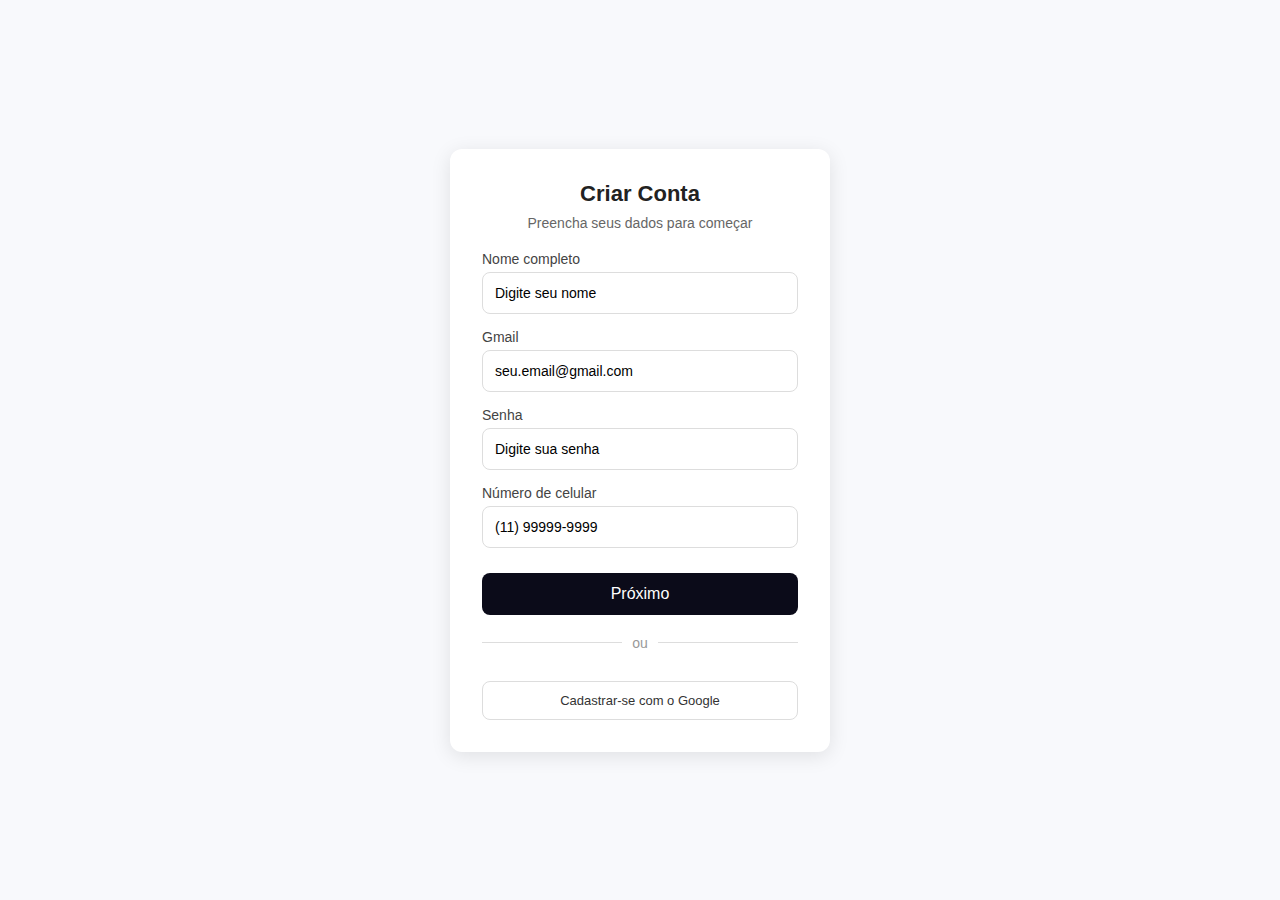
<file: index.html>
<!DOCTYPE html>
<html lang="pt-br">
<head>
  <meta charset="utf-8" />
  <meta name="viewport" content="width=device-width, initial-scale=1" />
  <meta name="color-scheme" content="light" />
  <title>Cadastro — teste</title>

  <style>
    :root { color-scheme: light; }

    * { margin: 0; padding: 0; box-sizing: border-box; font-family: 'Segoe UI', Arial, sans-serif; }
    body {
      background: #f8f9fc;
      display: flex;
      justify-content: center;
      align-items: center;
      min-height: 100vh;
      padding: 20px;
    }

    .container {
      background: #fff;
      padding: 2rem;
      border-radius: 12px;
      box-shadow: 0 4px 20px rgba(0,0,0,.1);
      width: 100%;
      max-width: 380px;
      text-align: center;
    }

    h2 { color:#222; margin-bottom:8px; font-size:22px; }
    p { font-size:14px; color:#666; margin-bottom:20px; text-align:center; }

    .form-group { margin-bottom:15px; text-align:left; }
    .form-group label { display:block; margin-bottom:5px; font-size:14px; color:#444; }

    /* --- estilo principal dos inputs --- */
    .form-group input {
      width:100%;
      padding:12px;
      border:1px solid #ddd;
      border-radius:8px;
      font-size:14px;
      outline:none;
      transition: border .2s;
      color:#000 !important;                     /* força cor do texto */
      -webkit-text-fill-color:#000 !important;   /* chrome/safari autofill + theme */
      background-color:#fff !important;          /* força fundo branco */
      caret-color:#000 !important;               /* cursor preto */
      -webkit-appearance:none !important;
      appearance:none !important;
      mix-blend-mode: normal !important;
      filter: none !important;
      opacity: 1 !important;
    }

    .form-group input::placeholder { color:#888; }
    .form-group input:-ms-input-placeholder { color:#888; }
    .form-group input::-ms-input-placeholder { color:#888; }
    .form-group input::-webkit-input-placeholder { color:#888; }
    .form-group input::-moz-placeholder { color:#888; opacity:1; }

    .form-group input:focus { border-color:#4a4aef; color:#000 !important; -webkit-text-fill-color:#000 !important; }

    /* --- tratamento específico de autofill (Chrome / Safari) --- */
    input:-webkit-autofill,
    input:-webkit-autofill:hover,
    input:-webkit-autofill:focus,
    textarea:-webkit-autofill,
    textarea:-webkit-autofill:focus,
    textarea:-webkit-autofill:hover {
      -webkit-text-fill-color: #000 !important;
      caret-color: #000 !important;
      -webkit-box-shadow: 0 0 0px 1000px #fff inset !important; /* torna o fundo branco */
      box-shadow: 0 0 0px 1000px #fff inset !important;
    }

    /* evita que extensões/estilos tortos escondam o input */
    input[style*="color: transparent"], input[style*="color:transparent"],
    input[style*="opacity: 0"], input[style*="opacity:0"] {
      color:#000 !important;
      opacity:1 !important;
    }

    /* botões e visuais */
    .password-strength { font-size:12px; margin-top:5px; }
    .btn { width:100%; padding:12px; border:none; border-radius:8px; cursor:pointer; font-size:16px; margin-top:10px; }
    .btn-primary { background:#0b0b19; color:#fff; }
    .divider { display:flex; align-items:center; margin:20px 0; }
    .divider::before, .divider::after { content:""; flex:1; height:1px; background:#ddd; }
    .divider span { margin:0 10px; color:#999; font-size:14px; }
    .btn-google { background:#fff; border:1px solid #ddd; color:#333; font-weight:500; text-decoration:none; display:inline-block; text-align:center; padding:11px; border-radius:8px; width:100%; }
    .btn-google:hover { background:#f8f8f8; }
    a { display:block; margin-top:10px; font-size:13px; color:#4a4aef; text-decoration:none; text-align:right; }
  </style>
</head>
<body>

  <div class="container">
    <h2>Criar Conta</h2>
    <p>Preencha seus dados para começar</p>

    <form action="home.html" method="GET" autocomplete="on">
      <div class="form-group">
        <label for="nome">Nome completo</label>
        <input id="nome" type="text" name="nome" placeholder="Digite seu nome" required autocomplete="name">
      </div>

      <div class="form-group">
        <label for="email">Gmail</label>
        <input id="email" type="email" name="email" placeholder="seu.email@gmail.com" required autocomplete="email">
      </div>

      <div class="form-group">
        <label for="senha">Senha</label>
        <input id="senha" type="password" name="senha" placeholder="Digite sua senha" required autocomplete="new-password">
        <div id="password-strength" class="password-strength"></div>
      </div>

      <div class="form-group">
        <label for="celular">Número de celular</label>
        <input id="celular" type="text" name="celular" placeholder="(11) 99999-9999" required autocomplete="tel">
      </div>

      <button type="submit" class="btn btn-primary">Próximo</button>
    </form>

    <div class="divider"><span>ou</span></div>
    <a href="login-google.html" class="btn-google">Cadastrar-se com o Google</a>
  </div>

  <!-- script original (máscara + força de senha) + depuração leve -->
  <script>
    // máscara de celular e força de senha (seu código)
    document.addEventListener("DOMContentLoaded", () => {
      const celular = document.getElementById("celular");
      if (celular) {
        celular.addEventListener("input", function(e) {
          let v = e.target.value.replace(/\D/g, "");
          if (v.length > 11) v = v.slice(0, 11);
          if (v.length > 6) e.target.value = `(${v.slice(0,2)}) ${v.slice(2,7)}-${v.slice(7)}`;
          else if (v.length > 2) e.target.value = `(${v.slice(0,2)}) ${v.slice(2)}`;
          else if (v.length > 0) e.target.value = `(${v}`;
        });
      }

      const senha = document.getElementById("senha");
      if (senha) {
        senha.addEventListener("input", function() {
          const strength = document.getElementById("password-strength");
          let msg = "";
          let color = "red";

          if (this.value.length < 6) {msg="Fraca"; color="red";}
          else if (/[A-Z]/.test(this.value) && /\d/.test(this.value) && this.value.length >= 8) {msg="Forte"; color="green";}
          else {msg="Regular"; color="orange";}

          strength.textContent = "Força: " + msg;
          strength.style.color = color;
        });
      }

      // debug helper: quando focar, mostra as cores computadas no console
      document.querySelectorAll('input').forEach(inp => {
        inp.addEventListener('focus', () => {
          const cs = getComputedStyle(inp);
          console.log('DEBUG INPUT:', inp.id || inp.name || inp.placeholder,
            '| color =', cs.color,
            '| -webkit-text-fill-color =', cs.getPropertyValue('-webkit-text-fill-color'),
            '| background =', cs.backgroundColor
          );
        });
      });
    });
  </script>
</body>
</html>
</file>
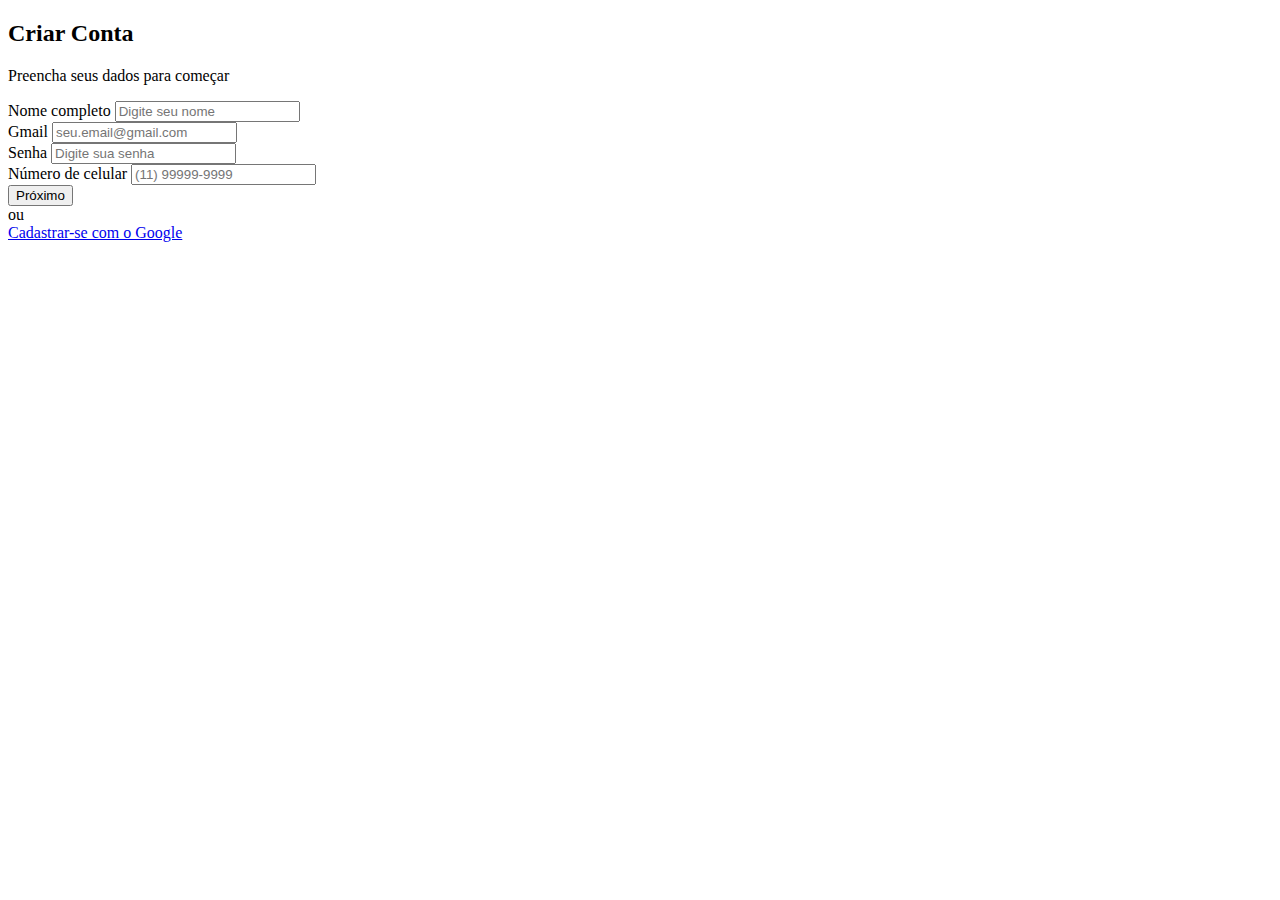
<file: cadastro.html>
<!DOCTYPE html>
<html lang="pt-br">
<head>
  <meta charset="UTF-8">
  <title>Cadastro</title>
  <link rel="stylesheet" href="style.css">
</head>
<body>
    
  <div class="container">
    <h2>Criar Conta</h2>
    <p>Preencha seus dados para começar</p>

    <form action="home.html" method="GET">
      <div class="form-group">
        <label>Nome completo</label>
        <input type="text" name="nome" placeholder="Digite seu nome" required>
      </div>

      <div class="form-group">
        <label>Gmail</label>
        <input type="email" name="email" placeholder="seu.email@gmail.com" required>
      </div>

      <div class="form-group">
        <label>Senha</label>
        <input type="password" id="senha" name="senha" placeholder="Digite sua senha" required>
        <div id="password-strength" class="password-strength"></div>
      </div>
      
      <div class="form-group">
        <label>Número de celular</label>
        <input type="text" id="celular" name="celular" placeholder="(11) 99999-9999" required>
      </div>

      <button type="submit" class="btn btn-primary">Próximo</button>
    </form>

    <div class="divider"><span>ou</span></div>
    <a href="login-google.html" class="btn btn-google">Cadastrar-se com o Google</a>
  </div>

  <script src="script.js"></script>
</body>
</html>
</file>
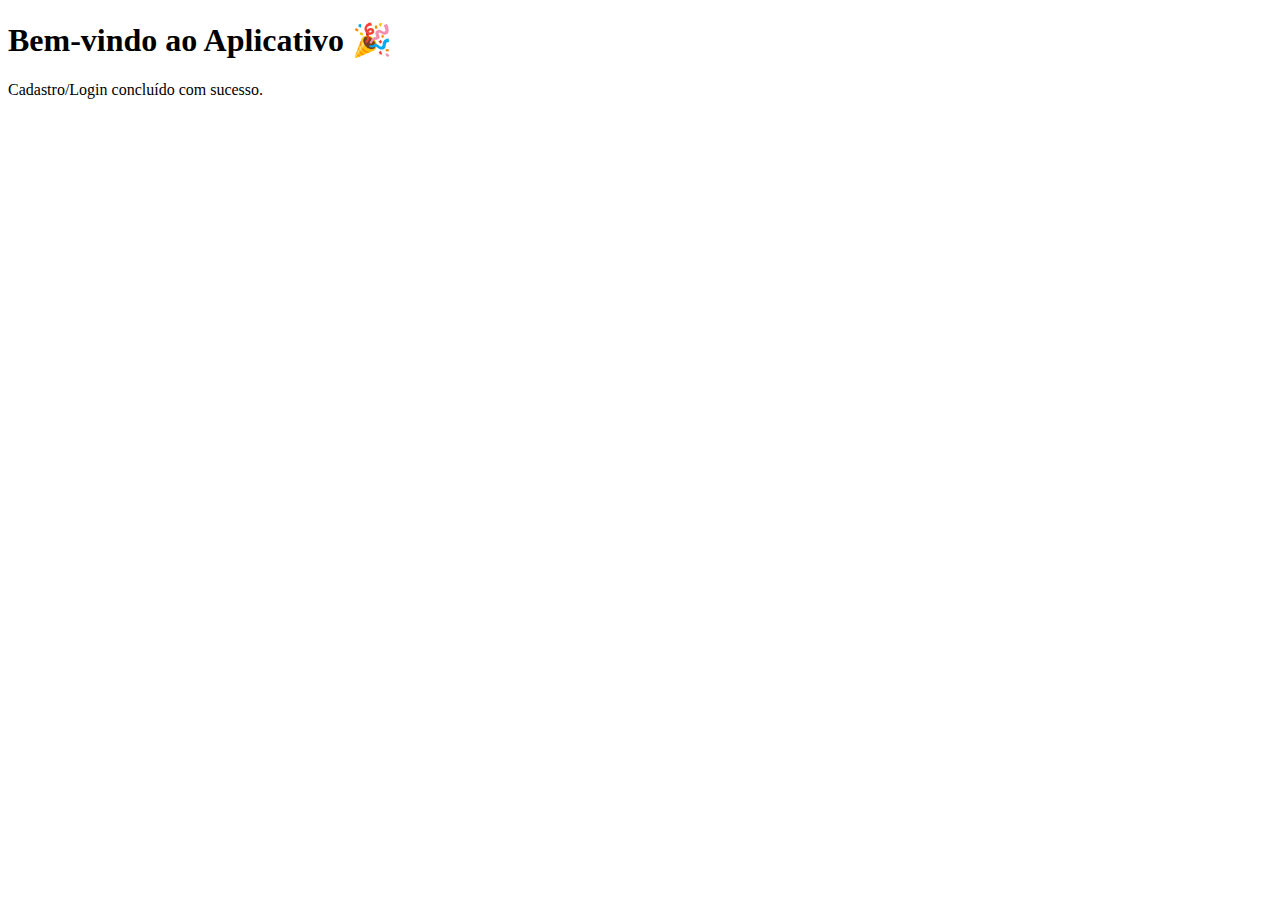
<file: home.html>
<!DOCTYPE html>
<html lang="pt-br">
<head>
  <meta charset="UTF-8">
  <title>Home</title>
  <link rel="stylesheet" href="style.css">
</head>
<body>
  <div class="container">
    <h1>Bem-vindo ao Aplicativo 🎉</h1>
    <p>Cadastro/Login concluído com sucesso.</p>
  </div>
</body>
</html>
</file>
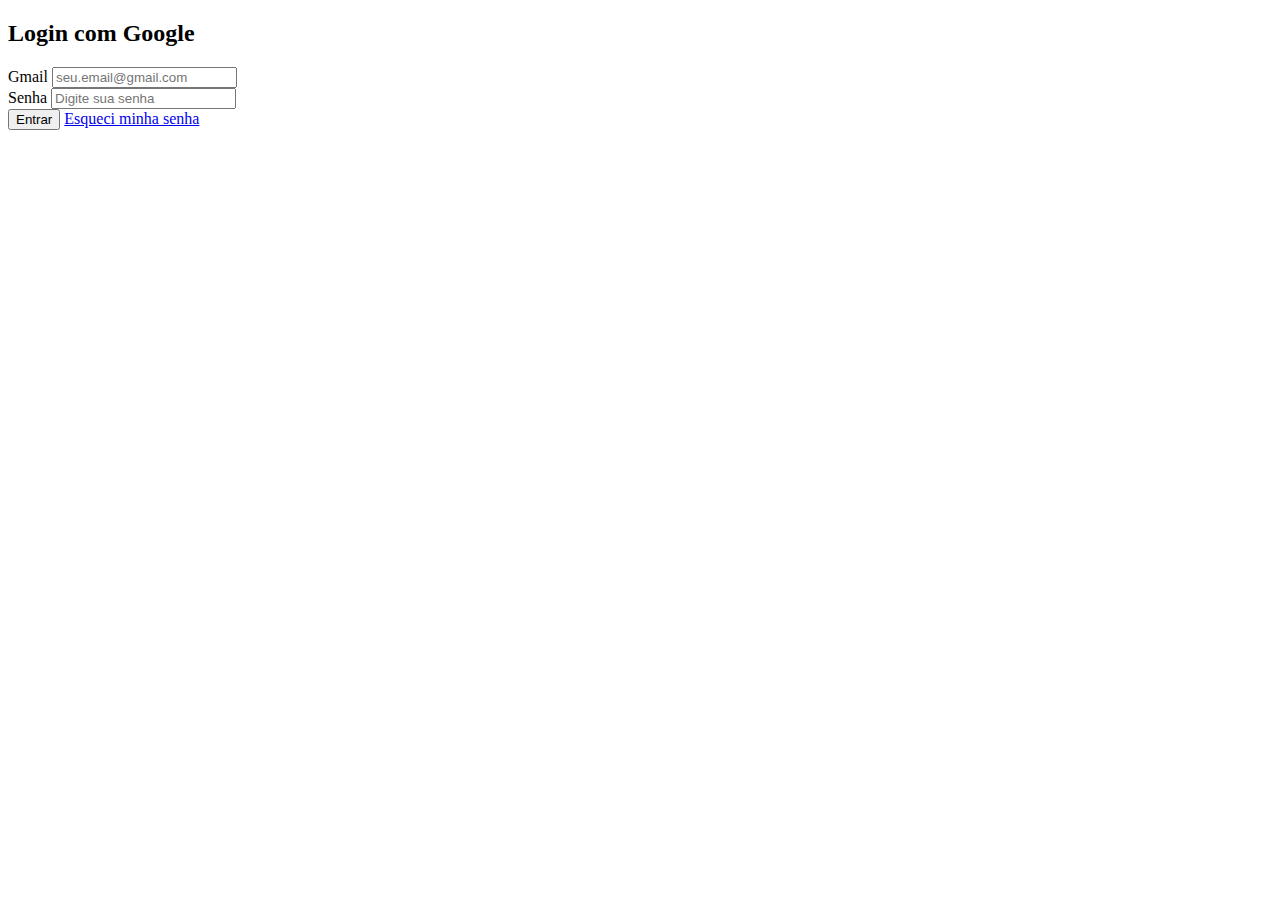
<file: login-google.html>
<!DOCTYPE html>
<html lang="pt-br">
<head>
  <meta charset="UTF-8">
  <title>Login Google</title>
  <link rel="stylesheet" href="style.css">
</head>
<body>
  <div class="container">
    <h2>Login com Google</h2>
    <form action="home.html" method="GET">
      <div class="form-group">
        <label>Gmail</label>
        <input type="email" placeholder="seu.email@gmail.com" required>
      </div>
      <div class="form-group">
        <label>Senha</label>
        <input type="password" placeholder="Digite sua senha" required>
      </div>
      <button type="submit" class="btn btn-primary">Entrar</button>
      <a href="redefinir-senha.html">Esqueci minha senha</a>
    </form>
  </div>
</body>
</html>
</file>
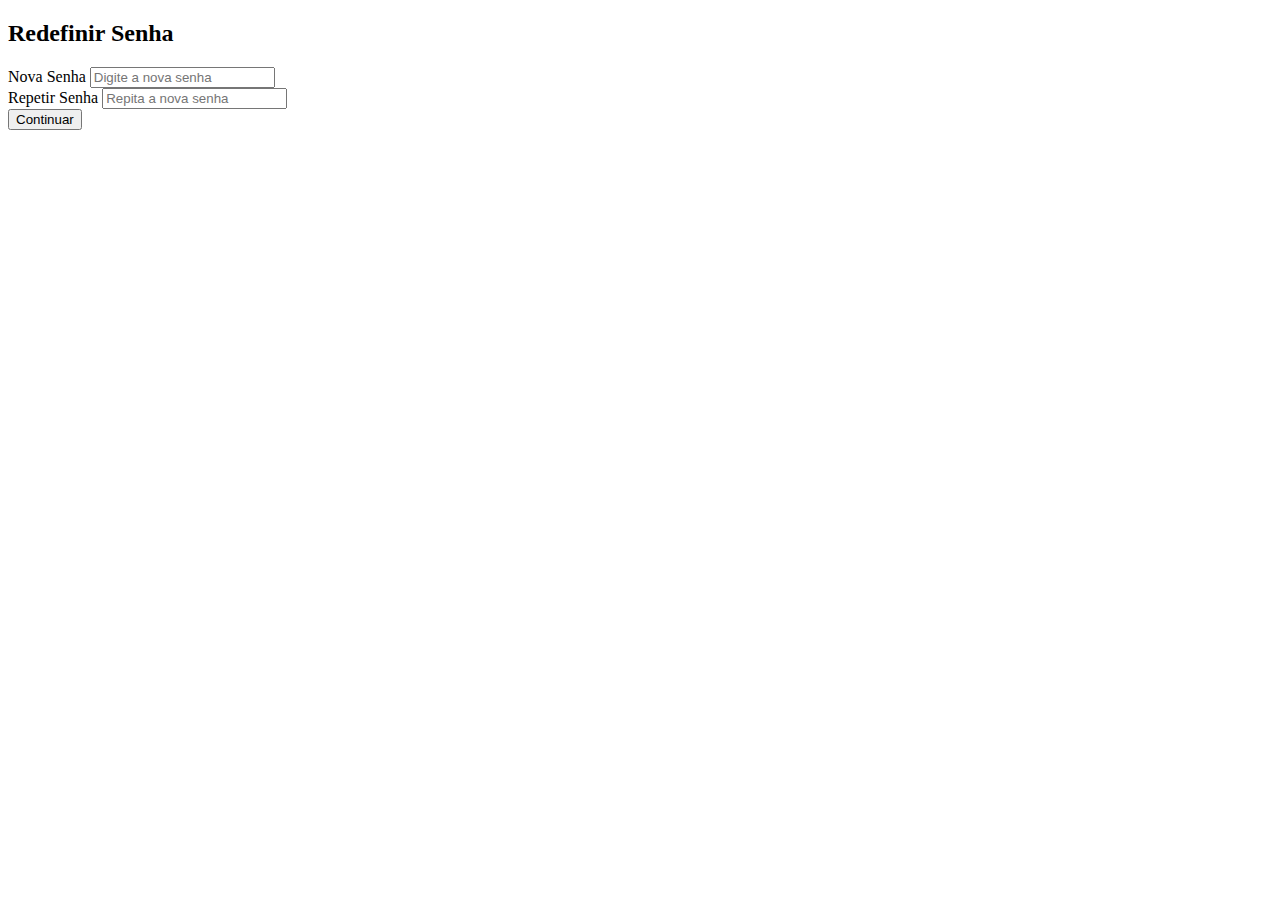
<file: redefinir-senha.html>
<!DOCTYPE html>
<html lang="pt-br">
<head>
  <meta charset="UTF-8">
  <title>Redefinir Senha</title>
  <link rel="stylesheet" href="style.css">
</head>
<body>
  <div class="container">
    <h2>Redefinir Senha</h2>
    <form action="home.html" method="GET">
      <div class="form-group">
        <label>Nova Senha</label>
        <input type="password" placeholder="Digite a nova senha" required>
      </div>
      <div class="form-group">
        <label>Repetir Senha</label>
        <input type="password" placeholder="Repita a nova senha" required>
      </div>
      <button type="submit" class="btn btn-primary">Continuar</button>
    </form>
  </div>
</body>
</html>
</file>
<file: style.css>

</file>
